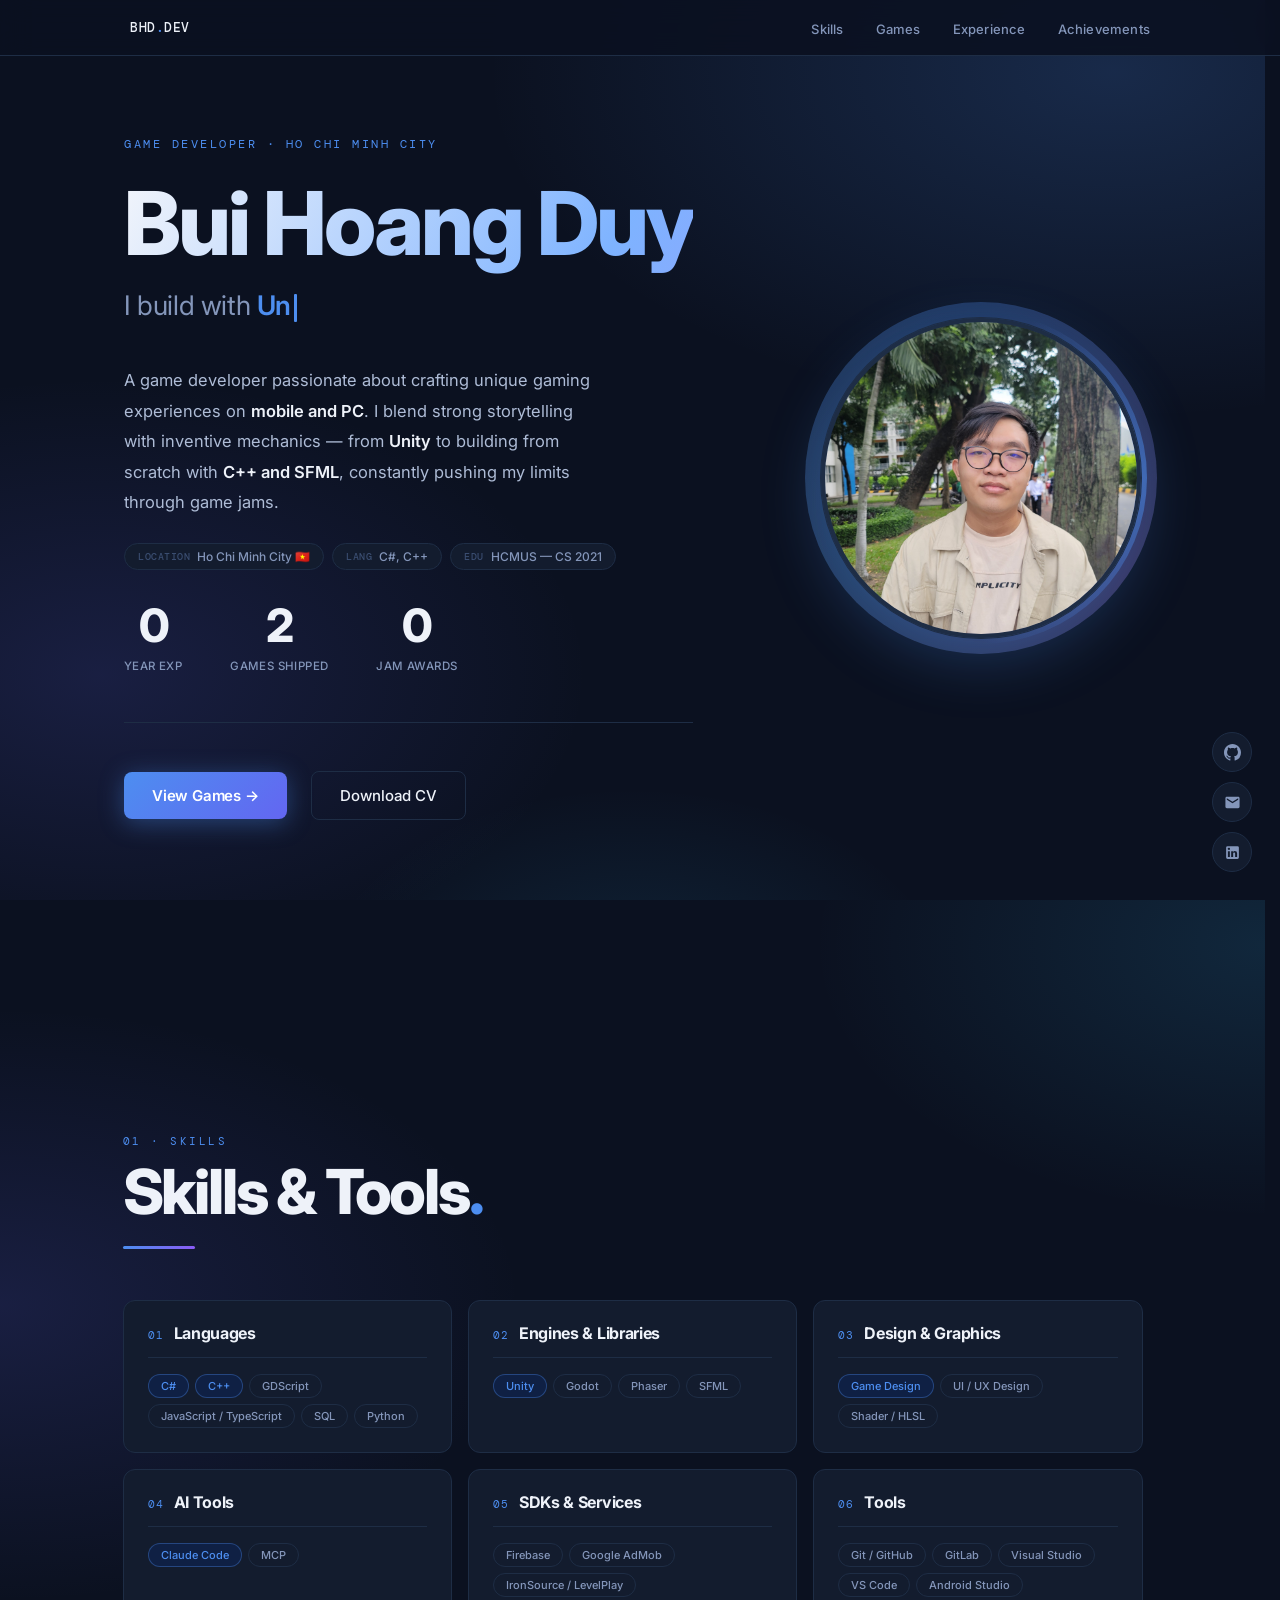
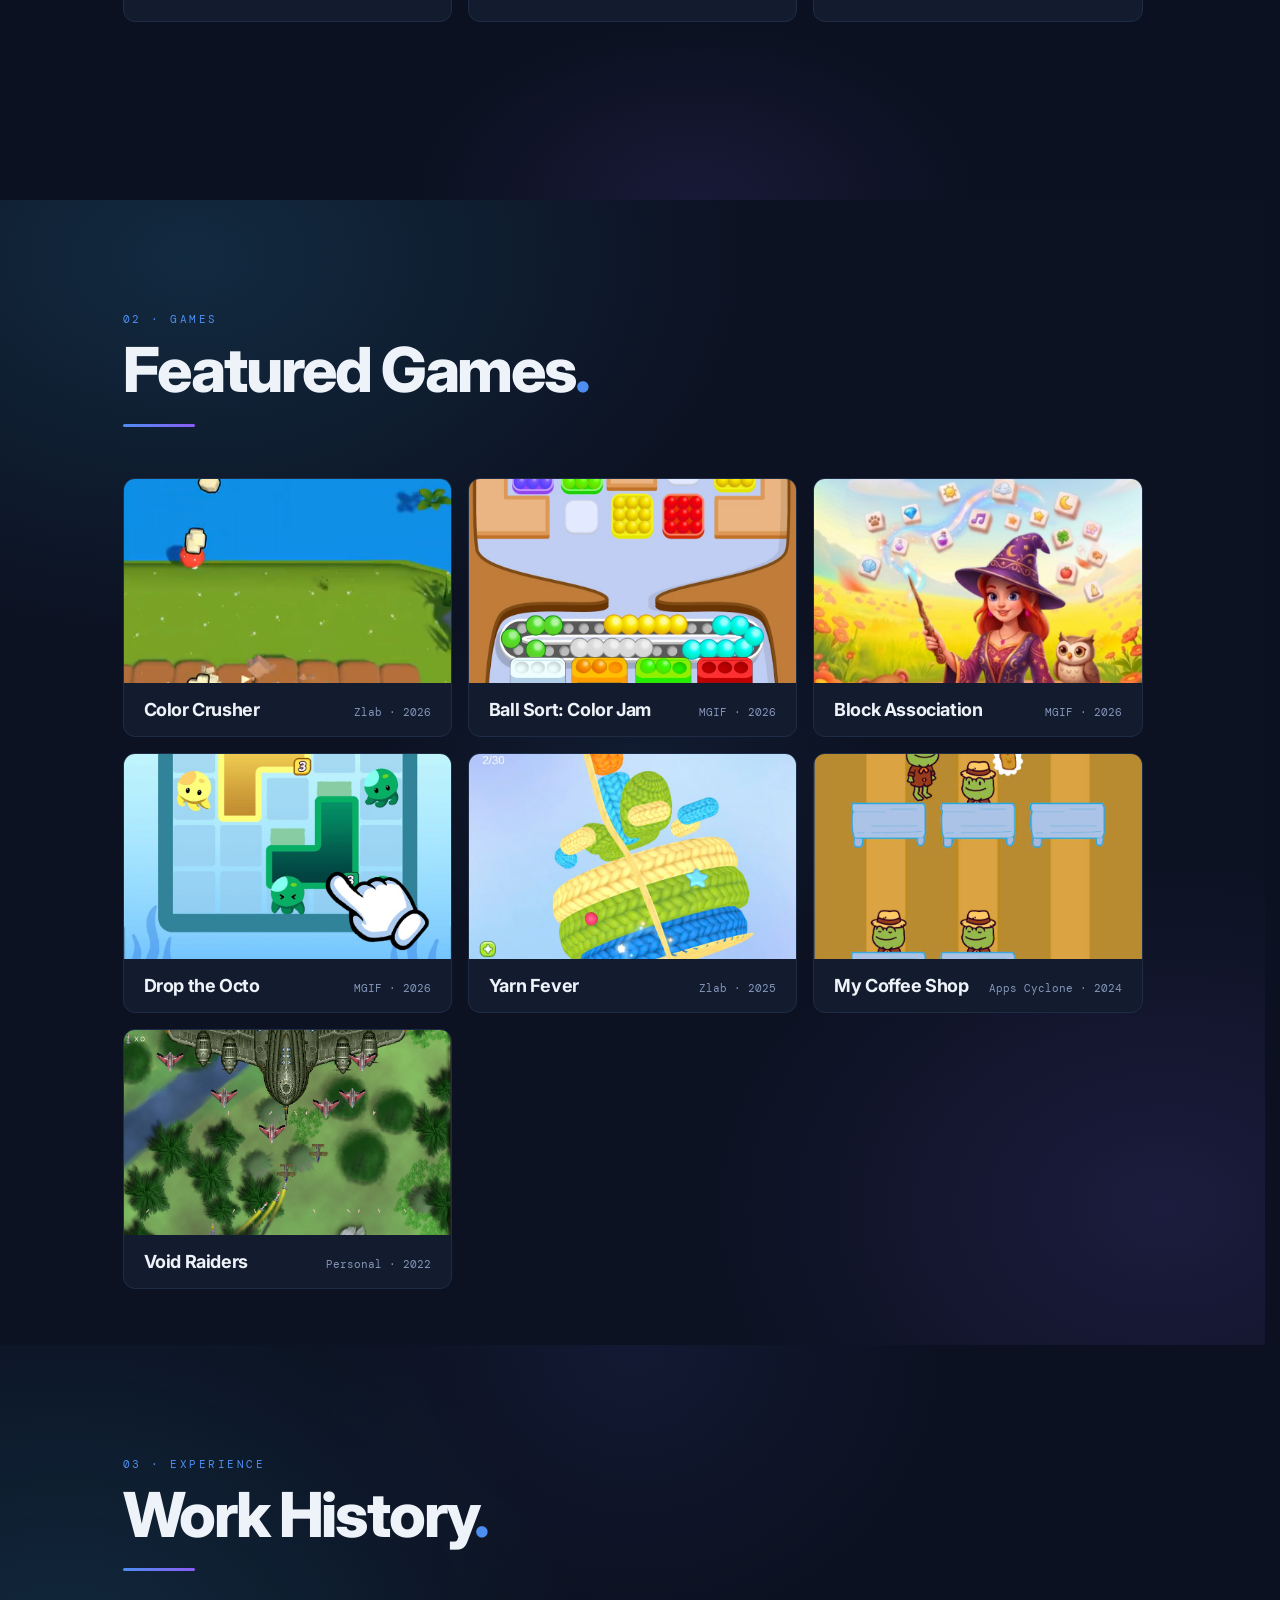
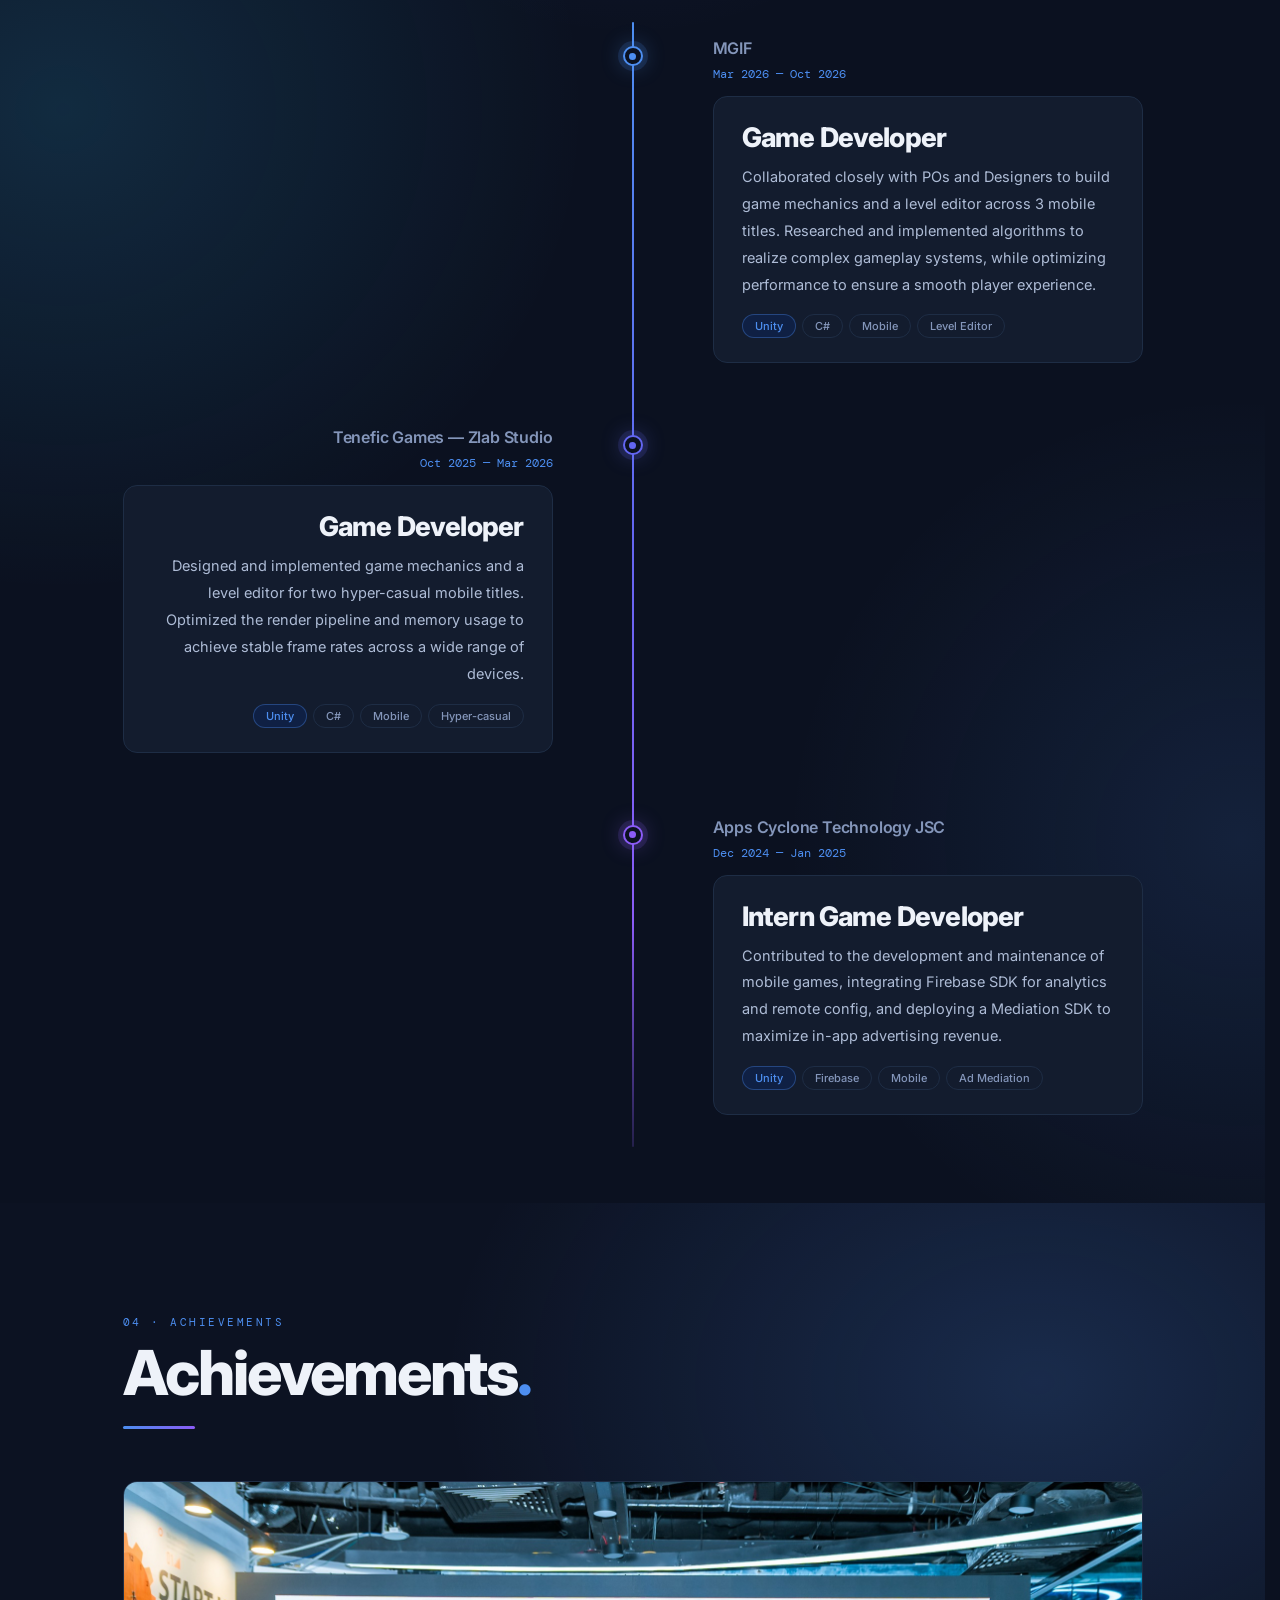
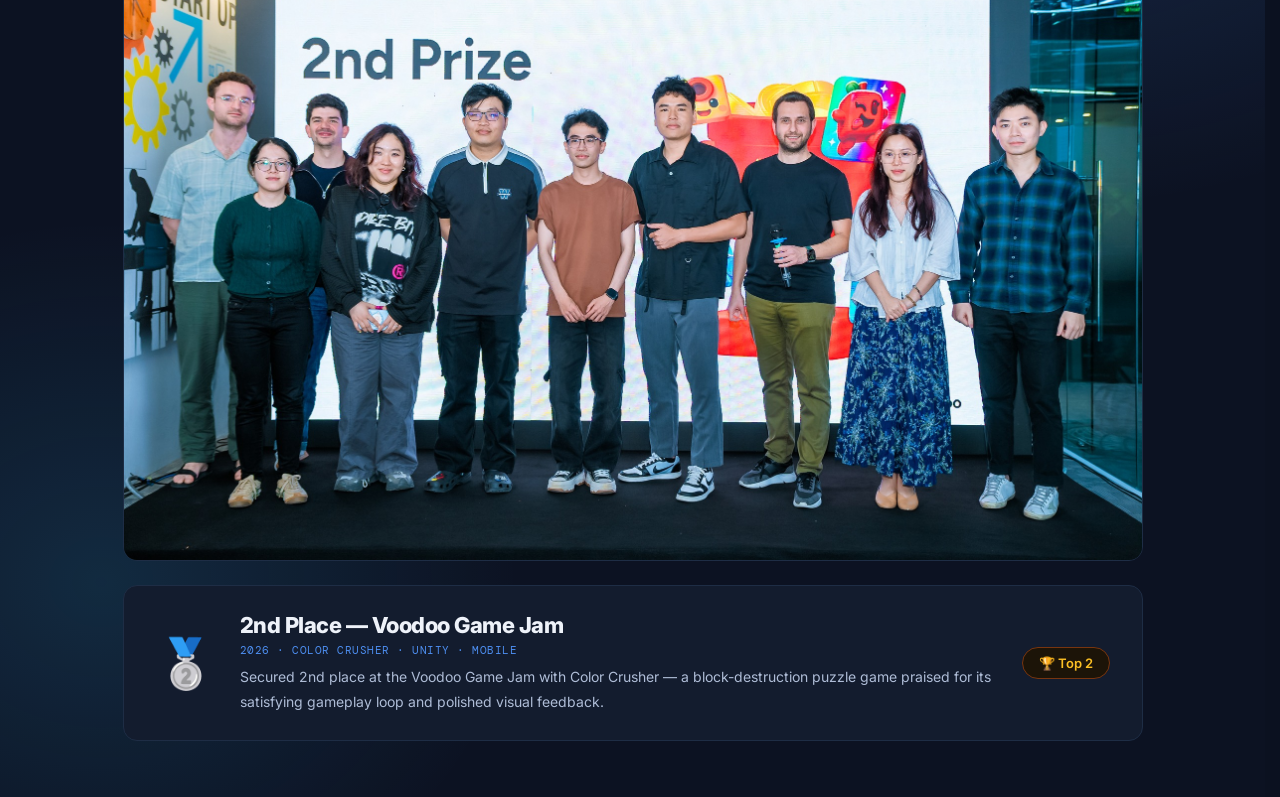
<file: index.html>
<!DOCTYPE html>
<html lang="vi">
<head>
  <meta charset="UTF-8" />
  <meta name="viewport" content="width=device-width, initial-scale=1.0" />
  <title>Bui Hoang Duy — Game Developer</title>
  <link rel="preconnect" href="https://fonts.googleapis.com" />
  <link href="https://fonts.googleapis.com/css2?family=Inter:wght@300;400;500;600;700;800&family=DM+Mono:wght@400;500&display=swap" rel="stylesheet" />
  <style>
    *, *::before, *::after { box-sizing: border-box; margin: 0; padding: 0; }
    html { height: 100%; scroll-behavior: smooth; scrollbar-gutter: stable; }
    body { overflow-x: hidden; }
    body.lock { overflow: hidden; height: 100vh; }

    :root {
      --bg:           #0b1120;
      --surface:      #131c2e;
      --border:       #1e2d45;
      --text:         #eef2f9;   /* brighter base text */
      --body:         #aebcd6;   /* paragraph text — lifted for contrast */
      --muted:        #8496ba;   /* secondary — lifted from #6b7fa3 */
      --subtle:       #3a4d70;
      --accent:       #4d8ef0;
      --accent-light: #0f2044;
      --nav-h:        56px;
    }

    body {
      font-family: 'Inter', sans-serif;
      background: var(--bg);
      color: var(--text);
      -webkit-font-smoothing: antialiased;
    }

    a { color: inherit; text-decoration: none; }

    .container {
      max-width: 1100px;
      margin: 0 auto;
      padding: 0 2.5rem;
    }

    /* ── SCROLL PROGRESS ── */
    .scroll-progress {
      position: fixed;
      top: 0; left: 0;
      height: 2px;
      width: 0%;
      background: linear-gradient(90deg, var(--accent), #a78bfa, #60a5fa);
      z-index: 300;
      transition: width 0.08s linear;
    }

    /* ── NAV ── */
    nav {
      position: fixed;
      top: 0; left: 0; right: 0;
      z-index: 100;
      background: rgba(11,17,32,0.88);
      backdrop-filter: blur(16px);
      border-bottom: 1px solid var(--border);
      padding: 1.1rem 0;
      transform: translateY(-100%);
      transition: transform 0.6s cubic-bezier(0.22, 1, 0.36, 1);
    }
    body.intro-done nav { transform: translateY(0); }

    nav .container { display: flex; align-items: center; justify-content: space-between; }

    .nav-logo {
      font-family: 'DM Mono', monospace;
      font-size: 13px; font-weight: 500;
      color: var(--text); letter-spacing: 0.5px;
    }
    .nav-logo span { color: var(--accent); }

    .nav-links { display: flex; gap: 2rem; list-style: none; }

    .nav-links a {
      font-size: 13px; color: var(--muted);
      font-weight: 500; letter-spacing: 0.2px;
      transition: color 0.15s;
      position: relative; padding-bottom: 2px;
    }
    .nav-links a::after {
      content: '';
      position: absolute; left: 0; bottom: -2px;
      width: 0; height: 1px;
      background: var(--accent);
      transition: width 0.22s ease;
    }
    .nav-links a:hover { color: var(--text); }
    .nav-links a:hover::after { width: 100%; }

    /* ── KEYFRAMES ── */
    @keyframes fadeUp {
      from { opacity: 0; transform: translateY(16px); }
      to   { opacity: 1; transform: translateY(0); }
    }

    @keyframes float {
      0%, 100% { transform: translateY(0); }
      50%       { transform: translateY(-12px); }
    }

    @keyframes gradientMove {
      0%   { background-position: 0% 50%; }
      50%  { background-position: 100% 50%; }
      100% { background-position: 0% 50%; }
    }

    @keyframes ringRotate {
      from { transform: rotate(0deg); }
      to   { transform: rotate(360deg); }
    }

    @keyframes ringRotateRev {
      from { transform: rotate(0deg); }
      to   { transform: rotate(-360deg); }
    }

    @keyframes blinkCursor {
      0%, 49%  { opacity: 1; }
      50%, 100% { opacity: 0; }
    }

    @keyframes pulseGlow {
      0%, 100% { box-shadow: 0 0 0 0   rgba(77,142,240,0.35); }
      50%       { box-shadow: 0 0 0 10px rgba(77,142,240,0); }
    }

    /* ════════════════════════════════════
       INTRO OVERLAY
       ════════════════════════════════════ */
    .intro {
      position: fixed; inset: 0;
      z-index: 500;
      background:
        radial-gradient(ellipse 70% 55% at 50% 60%, rgba(77,142,240,0.10) 0%, transparent 60%),
        #0b1120;
      display: flex; align-items: center; justify-content: center;
      transition: transform 0.75s cubic-bezier(0.76, 0, 0.24, 1);
      will-change: transform;
    }
    .intro.exit { transform: translateY(-100%); }
    .intro.gone { display: none; }

    .intro-center { text-align: center; padding: 0 1.5rem; }

    .intro-name {
      font-size: clamp(34px, 6.5vw, 72px);
      font-weight: 700;
      letter-spacing: -2px;
      line-height: 1.15;
      padding-bottom: 0.08em;
      margin-bottom: 2.2rem;
      background: linear-gradient(120deg, #e8edf5 0%, #7eb3ff 30%, #a78bfa 60%, #e8edf5 100%);
      background-size: 280% 280%;
      -webkit-background-clip: text;
      -webkit-text-fill-color: transparent;
      background-clip: text;
      white-space: nowrap;
    }
    .intro-name .ch {
      display: inline-block;
      opacity: 0;
      transform: translateY(0.55em) rotate(5deg);
      filter: blur(6px);
      transition: opacity 0.45s ease, transform 0.55s cubic-bezier(0.22, 1, 0.36, 1), filter 0.45s ease;
    }
    .intro-name .ch.in {
      opacity: 1;
      transform: translateY(0) rotate(0);
      filter: blur(0);
    }
    .intro.flare .intro-name { animation: gradientMove 0.9s ease; }

    .intro-bar {
      width: min(280px, 60vw);
      height: 2px;
      margin: 0 auto 14px;
      background: var(--border);
      border-radius: 2px;
      overflow: hidden;
      opacity: 0;
      transition: opacity 0.4s ease;
    }
    .intro.loading .intro-bar { opacity: 1; }
    .intro-bar-fill {
      height: 100%; width: 0%;
      background: linear-gradient(90deg, var(--accent), #a78bfa);
      border-radius: 2px;
    }

    .intro-status {
      font-family: 'DM Mono', monospace;
      font-size: 11px;
      color: var(--muted);
      letter-spacing: 2px;
      text-transform: uppercase;
      display: flex; align-items: baseline; justify-content: space-between;
      width: min(280px, 60vw);
      margin: 0 auto;
      opacity: 0;
      transition: opacity 0.4s ease;
    }
    .intro.loading .intro-status { opacity: 1; }
    .intro-pct { color: var(--accent); }

    /* ── HERO ── */
    .hero {
      height: 100vh;
      display: flex; align-items: center;
      background:
        radial-gradient(ellipse 90% 70% at 88%  8%,  rgba(77,142,240,0.20) 0%, transparent 55%),
        radial-gradient(ellipse 70% 60% at 8%   75%,  rgba(99,102,241,0.16) 0%, transparent 55%),
        radial-gradient(ellipse 50% 45% at 50% 110%,  rgba(56,189,248,0.11) 0%, transparent 50%),
        #0b1120;
    }
    .hero .container { padding-top: var(--nav-h); }

    .hero-inner {
      display: grid;
      grid-template-columns: 1fr auto;
      gap: 8rem; align-items: center;
      width: 100%;
      min-height: calc(100vh - var(--nav-h));
    }
    @media (max-width: 640px) {
      .hero-inner { grid-template-columns: 1fr; gap: 2.5rem; }
      .hero-avatar-wrap { order: -1; }
    }

    /* avatar */
    .hero-avatar-wrap {
      position: relative;
      display: flex; align-items: center; justify-content: center;
      flex-shrink: 0;
      opacity: 0;
    }
    body.intro-done .hero-avatar-wrap {
      animation: fadeUp 0.6s ease 0.25s forwards, float 6s ease-in-out 1.2s infinite;
    }
    .hero-avatar-wrap::before {
      content: '';
      position: absolute; inset: -16px;
      border-radius: 50%;
      background: conic-gradient(from 0deg, var(--accent) 0%, #a78bfa 35%, #60a5fa 65%, var(--accent) 100%);
      opacity: 0.28;
      animation: ringRotate 8s linear infinite;
    }
    .hero-avatar-wrap::after {
      content: '';
      position: absolute; inset: -6px;
      border-radius: 50%;
      background: conic-gradient(from 180deg, transparent 55%, rgba(77,142,240,0.55) 75%, transparent 100%);
      animation: ringRotateRev 5s linear infinite;
    }
    .hero-avatar {
      width: 320px; height: 320px;
      border-radius: 50%;
      object-fit: cover;
      border: 4px solid #1e2d45;
      box-shadow: 0 0 0 1px var(--border), 0 20px 60px rgba(77,142,240,0.28);
      position: relative; z-index: 1;
      display: block;
    }

    /* hero text — staggers in after intro */
    .hero-eyebrow,
    .hero-title,
    .hero-bio,
    .hero-info-row,
    .hero-stats,
    .hero-cta,
    .hero-cta-secondary { opacity: 0; }

    .hero-eyebrow {
      font-family: 'DM Mono', monospace;
      font-size: 12px; color: var(--accent);
      letter-spacing: 2.5px; text-transform: uppercase;
      margin-bottom: 1.4rem;
    }
    body.intro-done .hero-eyebrow { animation: fadeUp 0.5s ease 0.1s forwards; }

    .hero-name {
      font-size: clamp(48px, 8vw, 88px);
      font-weight: 800;
      line-height: 1.12; letter-spacing: -3px;
      padding-bottom: 0.08em;
      margin-bottom: 0.6rem;
      background: linear-gradient(120deg, #f2f5fb 0%, #7eb3ff 30%, #a78bfa 60%, #f2f5fb 100%);
      background-size: 280% 280%;
      -webkit-background-clip: text;
      -webkit-text-fill-color: transparent;
      background-clip: text;
      opacity: 0;
    }
    body.intro-done .hero-name {
      animation: fadeUp 0.55s cubic-bezier(0.22, 1, 0.36, 1) 0.05s forwards,
                 gradientMove 7s ease 0.7s infinite;
    }

    /* typewriter line — gerlogu-style */
    .hero-title {
      font-size: clamp(20px, 2.6vw, 27px);
      font-weight: 600;
      color: var(--text);
      margin-bottom: 2.2rem;
      letter-spacing: -0.4px;
      min-height: 1.5em;
    }
    body.intro-done .hero-title { animation: fadeUp 0.5s ease 0.2s forwards; }
    .type-prefix { color: var(--muted); font-weight: 400; }
    .type-text { color: var(--accent); }
    .type-cursor {
      display: inline-block;
      width: 3px; height: 1.05em;
      margin-left: 3px;
      background: var(--accent);
      vertical-align: text-bottom;
      animation: blinkCursor 0.9s step-end infinite;
      border-radius: 1px;
    }

    .hero-bio {
      font-size: 16.5px; line-height: 1.85;
      color: var(--body); margin-bottom: 1.6rem;
      max-width: 480px;
    }
    body.intro-done .hero-bio { animation: fadeUp 0.5s ease 0.3s forwards; }
    .hero-bio strong { color: var(--text); font-weight: 600; }

    .hero-info-row {
      display: flex; gap: 8px; flex-wrap: wrap;
      margin-bottom: 2rem;
    }
    body.intro-done .hero-info-row { animation: fadeUp 0.5s ease 0.4s forwards; }
    .hero-chip {
      display: inline-flex; align-items: center; gap: 7px;
      font-size: 12px; font-weight: 500; color: var(--muted);
      background: var(--surface);
      border: 1px solid var(--border);
      padding: 5px 13px; border-radius: 100px;
      transition: border-color 0.15s, color 0.15s;
    }
    .hero-chip:hover { border-color: var(--accent); color: var(--text); }
    .chip-key {
      font-family: 'DM Mono', monospace;
      font-size: 10px; color: var(--subtle);
      text-transform: uppercase; letter-spacing: 0.5px;
    }

    /* stats */
    .hero-stats {
      display: flex; gap: 3rem;
      margin-bottom: 3rem; padding-bottom: 3rem;
      border-bottom: 1px solid var(--border);
    }
    body.intro-done .hero-stats { animation: fadeUp 0.5s ease 0.5s forwards; }
    .stat { text-align: center; }
    .stat-num {
      font-size: 46px; font-weight: 800;
      color: var(--text); letter-spacing: -2px;
      display: block; line-height: 1; margin-bottom: 6px;
    }
    .stat-label {
      font-size: 11.5px; color: var(--muted);
      font-weight: 500; letter-spacing: 0.4px;
      text-transform: uppercase;
    }

    /* cta buttons */
    .hero-cta {
      display: inline-flex; align-items: center; gap: 8px;
      background: linear-gradient(135deg, #4d8ef0, #6366f1);
      color: #fff; padding: 14px 28px;
      border-radius: 8px; font-size: 15px; font-weight: 600;
      letter-spacing: -0.2px;
      transition: all 0.2s cubic-bezier(0.34,1.56,0.64,1);
      box-shadow: 0 4px 24px rgba(77,142,240,0.38);
    }
    body.intro-done .hero-cta { animation: fadeUp 0.5s ease 0.6s forwards; }
    .hero-cta:hover {
      transform: translateY(-2px) scale(1.03);
      box-shadow: 0 8px 32px rgba(77,142,240,0.52);
      background: linear-gradient(135deg, #6ba3f5, #818cf8);
    }

    .hero-cta-secondary {
      display: inline-flex; align-items: center; gap: 8px;
      border: 1px solid var(--border);
      color: var(--text); padding: 14px 28px;
      border-radius: 8px; font-size: 15px; font-weight: 500;
      transition: all 0.2s cubic-bezier(0.34,1.56,0.64,1);
      margin-left: 12px;
    }
    body.intro-done .hero-cta-secondary { animation: fadeUp 0.5s ease 0.65s forwards; }
    .hero-cta-secondary:hover {
      border-color: var(--accent);
      background: var(--surface);
      transform: translateY(-2px);
      box-shadow: 0 4px 20px rgba(77,142,240,0.18);
    }

    /* ── SECTIONS ── */
    section {
      min-height: 100vh;
      display: flex; align-items: center;
    }
    section .container {
      padding-top: calc(var(--nav-h) + 3.5rem);
      padding-bottom: 3.5rem; width: 100%;
    }

    /* ════════════════════════════════════
       SECTION HEAD — masked title reveal
       Label fades up, title slides out of a
       clip mask, accent line draws across.
       Triggered by .reveal.visible
       ════════════════════════════════════ */
    .section-head { margin-bottom: 3.2rem; }

    .section-label {
      font-family: 'DM Mono', monospace;
      font-size: 11px; color: var(--accent);
      letter-spacing: 2.5px; text-transform: uppercase;
      margin-bottom: 0.7rem;
      opacity: 0; transform: translateY(10px);
      transition: opacity 0.5s ease, transform 0.5s ease;
    }

    .title-mask { overflow: hidden; padding-bottom: 0.12em; }
    .section-title {
      font-size: clamp(38px, 5.5vw, 62px);
      font-weight: 800;
      color: var(--text); letter-spacing: -2.2px;
      line-height: 1.08;
      transform: translateY(120%);
      transition: transform 0.8s cubic-bezier(0.22, 1, 0.36, 1) 0.1s;
    }
    .section-title .dot { color: var(--accent); }

    .section-line {
      width: 0; height: 3px;
      margin-top: 1.1rem;
      border-radius: 2px;
      background: linear-gradient(90deg, var(--accent), #8b5cf6);
      transition: width 0.8s cubic-bezier(0.22, 1, 0.36, 1) 0.35s;
    }

    .section-body {
      opacity: 0; transform: translateY(24px);
      transition: opacity 0.6s ease 0.3s, transform 0.6s ease 0.3s;
    }

    /* ── SKILLS ── */
    #skills {
      background:
        radial-gradient(ellipse 75% 60% at 0%   45%,  rgba(99,102,241,0.16) 0%, transparent 55%),
        radial-gradient(ellipse 65% 55% at 100%  5%,   rgba(56,189,248,0.13) 0%, transparent 55%),
        radial-gradient(ellipse 45% 40% at 55%  100%,  rgba(139,92,246,0.11) 0%, transparent 50%),
        #0b1120;
    }
    .skills-grid {
      display: grid;
      grid-template-columns: repeat(3, 1fr);
      gap: 16px;
    }
    @media (max-width: 860px) { .skills-grid { grid-template-columns: repeat(2, 1fr); } }
    @media (max-width: 520px) { .skills-grid { grid-template-columns: 1fr; } }

    .skill-card {
      background: var(--surface);
      border: 1px solid var(--border);
      border-radius: 12px; padding: 22px 24px 24px;
      opacity: 0; transform: translateY(22px);
      transition: opacity 0.45s ease, transform 0.45s ease,
                  border-color 0.18s, box-shadow 0.18s;
    }
    .skill-card.visible { opacity: 1; transform: translateY(0); }
    .skill-card.visible:hover {
      border-color: rgba(77,142,240,0.4);
      box-shadow: 0 6px 24px rgba(77,142,240,0.14);
      transform: translateY(-4px);
    }
    .skill-group-head {
      display: flex; align-items: baseline; gap: 10px;
      padding-bottom: 14px; margin-bottom: 16px;
      border-bottom: 1px solid var(--border);
    }
    .skill-group-num {
      font-family: 'DM Mono', monospace;
      font-size: 11px; color: var(--accent); letter-spacing: 1px;
    }
    .skill-group-name {
      font-size: 16px; font-weight: 700;
      color: var(--text); letter-spacing: -0.3px;
    }

    .reveal.visible .section-label { opacity: 1; transform: none; }
    .reveal.visible .section-title { transform: none; }
    .reveal.visible .section-line  { width: 72px; }
    .reveal.visible .section-body  { opacity: 1; transform: none; }

    /* ── GAMES ── */
    #games {
      background:
        radial-gradient(ellipse 80% 60% at 15%  5%,  rgba(56,189,248,0.14) 0%, transparent 55%),
        radial-gradient(ellipse 65% 55% at 92%  88%, rgba(139,92,246,0.13) 0%, transparent 55%),
        radial-gradient(ellipse 40% 35% at 50%  50%, rgba(77,142,240,0.08) 0%, transparent 50%),
        #0c1222;
    }
    .games-grid {
      display: grid;
      grid-template-columns: repeat(3, 1fr);
      gap: 16px;
    }
    @media (max-width: 860px) { .games-grid { grid-template-columns: repeat(2, 1fr); } }
    @media (max-width: 520px)  { .games-grid { grid-template-columns: 1fr; } }

    /*
      Hover UX fix: the description no longer expands the card
      (which reflowed the whole grid and made the page jump).
      It now slides over the thumbnail as an overlay — the card
      keeps a constant size, so rapid hovering causes zero layout shift.
    */
    .game-card {
      display: block;
      border-radius: 12px; overflow: hidden;
      background: var(--surface);
      border: 1px solid var(--border);
      cursor: pointer;
      transition: transform 0.3s ease, box-shadow 0.3s ease, border-color 0.3s ease;
    }
    .game-card:hover {
      transform: translateY(-4px);
      box-shadow: 0 20px 50px rgba(0,0,0,0.4);
      border-color: rgba(77,142,240,0.4);
    }

    .game-card-thumb {
      position: relative; overflow: hidden;
      aspect-ratio: 16 / 10;
    }
    .game-card-thumb img {
      width: 100%; height: 100%;
      object-fit: cover; display: block;
      transition: transform 0.5s ease;
    }
    .game-card:hover .game-card-thumb img { transform: scale(1.06); }

    .game-card-overlay {
      position: absolute; inset: 0;
      display: flex; flex-direction: column; justify-content: flex-end;
      padding: 16px 18px;
      background: linear-gradient(to top,
        rgba(7,11,22,0.94) 0%,
        rgba(7,11,22,0.72) 45%,
        rgba(7,11,22,0.15) 75%,
        transparent 100%);
      opacity: 0;
      transition: opacity 0.28s ease;
      pointer-events: none;
    }
    .game-card-overlay p {
      font-size: 13px; color: #c3cfe4; line-height: 1.7;
      transform: translateY(10px);
      transition: transform 0.32s cubic-bezier(0.22, 1, 0.36, 1);
    }
    .game-card:hover .game-card-overlay { opacity: 1; }
    .game-card:hover .game-card-overlay p { transform: none; }

    .game-card-info {
      padding: 16px 20px;
      display: flex; align-items: baseline; justify-content: space-between; gap: 12px;
    }
    .game-card-title {
      font-size: 18px; font-weight: 700;
      color: var(--text); letter-spacing: -0.4px;
    }
    .game-card-studio {
      font-family: 'DM Mono', monospace;
      font-size: 11px; color: var(--muted);
      white-space: nowrap; flex-shrink: 0;
    }

    .tags { display: flex; gap: 6px; flex-wrap: wrap; }
    .tag {
      font-size: 11px; font-weight: 500;
      padding: 4px 12px; border-radius: 100px;
      background: var(--surface); color: var(--muted);
      border: 1px solid var(--border);
      transition: all 0.15s;
    }
    .tag:hover { border-color: var(--accent); color: var(--accent); }
    .tag-accent {
      background: var(--accent-light); color: var(--accent);
      border-color: rgba(77,142,240,0.35);
    }

    /* ── EXPERIENCE / GIT LOG TIMELINE ── */
    #experience {
      background:
        radial-gradient(ellipse 75% 60% at 5%   25%,  rgba(56,189,248,0.15) 0%, transparent 55%),
        radial-gradient(ellipse 65% 55% at 98%  75%,  rgba(77,142,240,0.13) 0%, transparent 55%),
        radial-gradient(ellipse 50% 40% at 50%   0%,  rgba(99,102,241,0.09) 0%, transparent 50%),
        #0b1120;
    }

    .git-log {
      position: relative;
      padding: 1rem 0 2rem;
    }

    .git-log::before {
      content: '';
      position: absolute;
      left: 50%; top: 0; bottom: 0;
      width: 2px;
      transform: translateX(-50%);
      background: linear-gradient(to bottom,
        var(--accent) 0%,
        #6366f1 45%,
        #8b5cf6 80%,
        rgba(139,92,246,0.2) 100%
      );
      border-radius: 2px;
    }

    .git-entry {
      display: grid;
      grid-template-columns: 1fr 80px 1fr;
      margin-bottom: 4rem;
      opacity: 0; transform: translateY(20px);
      transition: opacity 0.55s ease, transform 0.55s ease;
    }
    .git-entry.visible { opacity: 1; transform: none; }
    .git-entry:last-child { margin-bottom: 0; }

    .git-node-col {
      grid-column: 2;
      display: flex; justify-content: center;
      padding-top: 8px;
      position: relative; z-index: 2;
    }

    .git-node {
      width: 20px; height: 20px;
      border-radius: 50%;
      background: var(--bg);
      border: 2.5px solid var(--accent);
      box-shadow: 0 0 0 5px rgba(77,142,240,0.15), 0 0 22px rgba(77,142,240,0.45);
      display: flex; align-items: center; justify-content: center;
      flex-shrink: 0;
      transition: box-shadow 0.25s, transform 0.25s;
    }
    .git-node::after {
      content: '';
      width: 7px; height: 7px;
      border-radius: 50%;
      background: var(--accent);
    }
    .git-entry:hover .git-node {
      box-shadow: 0 0 0 8px rgba(77,142,240,0.2), 0 0 32px rgba(77,142,240,0.6);
      transform: scale(1.2);
    }
    .git-entry:nth-child(2) .git-node { border-color: #6366f1; box-shadow: 0 0 0 5px rgba(99,102,241,0.15), 0 0 22px rgba(99,102,241,0.45); }
    .git-entry:nth-child(2) .git-node::after { background: #6366f1; }
    .git-entry:nth-child(2):hover .git-node { box-shadow: 0 0 0 8px rgba(99,102,241,0.2), 0 0 32px rgba(99,102,241,0.6); }
    .git-entry:nth-child(3) .git-node { border-color: #8b5cf6; box-shadow: 0 0 0 5px rgba(139,92,246,0.15), 0 0 22px rgba(139,92,246,0.45); }
    .git-entry:nth-child(3) .git-node::after { background: #8b5cf6; }
    .git-entry:nth-child(3):hover .git-node { box-shadow: 0 0 0 8px rgba(139,92,246,0.2), 0 0 32px rgba(139,92,246,0.6); }

    .git-entry--right .git-content { grid-column: 3; padding-left: 2.5rem; }

    .git-entry--left .git-content {
      grid-column: 1; grid-row: 1;
      padding-right: 2.5rem;
      text-align: right;
    }
    .git-entry--left .git-node-col { grid-row: 1; }
    .git-entry--left .tags { justify-content: flex-end; }

    .git-commit-header { margin-bottom: 14px; }
    .git-company-label {
      display: block;
      font-size: 16px; font-weight: 600;
      color: var(--muted); letter-spacing: -0.2px;
      margin-bottom: 4px;
    }
    .git-commit-date {
      font-family: 'DM Mono', monospace;
      font-size: 12px; color: var(--accent);
    }

    .git-commit-card {
      background: var(--surface);
      border: 1px solid var(--border);
      border-radius: 14px; padding: 24px 28px;
      transition: border-color 0.2s, box-shadow 0.2s, transform 0.2s;
    }
    .git-entry--right .git-commit-card:hover {
      border-color: rgba(77,142,240,0.4);
      box-shadow: 0 6px 28px rgba(77,142,240,0.13);
      transform: translateX(5px);
    }
    .git-entry--left .git-commit-card:hover {
      border-color: rgba(99,102,241,0.4);
      box-shadow: 0 6px 28px rgba(99,102,241,0.13);
      transform: translateX(-5px);
    }
    .git-entry:nth-child(3) .git-commit-card:hover { border-color: rgba(139,92,246,0.4); box-shadow: 0 6px 28px rgba(139,92,246,0.13); }

    /* role is the headline now — company is support text above */
    .tl-role {
      font-size: 27px; font-weight: 800;
      color: var(--text); margin-bottom: 10px; letter-spacing: -0.8px;
    }
    .tl-desc { font-size: 14.5px; color: var(--body); line-height: 1.85; }

    @media (max-width: 680px) {
      .git-log::before { left: 20px; transform: none; }
      .git-entry { grid-template-columns: 50px 1fr; }
      .git-node-col { grid-column: 1; }
      .git-entry--right .git-content,
      .git-entry--left .git-content {
        grid-column: 2; grid-row: 1;
        padding-left: 1.5rem; padding-right: 0;
        text-align: left;
      }
      .git-entry--left .tags { justify-content: flex-start; }
    }

    /* ── ACHIEVEMENTS ── */
    #achievements {
      background:
        radial-gradient(ellipse 85% 65% at 82%  15%,  rgba(77,142,240,0.20) 0%, transparent 55%),
        radial-gradient(ellipse 60% 55% at 8%   82%,  rgba(56,189,248,0.14) 0%, transparent 55%),
        radial-gradient(ellipse 45% 40% at 40%  55%,  rgba(99,102,241,0.10) 0%, transparent 50%),
        #0c1222;
    }
    .achievement-wrap { display: flex; flex-direction: column; gap: 24px; }
    .achievement-img {
      width: 100%; border-radius: 14px; overflow: hidden;
      border: 1px solid var(--border); background: var(--surface);
      transition: transform 0.35s ease, box-shadow 0.35s;
    }
    .achievement-img:hover {
      transform: scale(1.012);
      box-shadow: 0 16px 48px rgba(77,142,240,0.22);
    }
    .achievement-img img { width: 100%; height: auto; display: block; }

    .achievement-card {
      display: flex; align-items: center; gap: 24px;
      padding: 26px 32px; border: 1px solid var(--border);
      border-radius: 14px; background: var(--surface);
      transition: border-color 0.2s, box-shadow 0.2s, transform 0.2s cubic-bezier(0.34,1.56,0.64,1);
      animation: pulseGlow 3.5s ease-in-out infinite;
    }
    .achievement-card:hover {
      border-color: var(--accent);
      box-shadow: 0 10px 40px rgba(77,142,240,0.22);
      transform: translateY(-3px);
    }
    .achievement-badge {
      font-size: 48px; flex-shrink: 0; line-height: 1;
      animation: float 4s ease-in-out infinite;
    }
    .achievement-info { flex: 1; }
    .achievement-title { font-size: 22px; font-weight: 800; color: var(--text); letter-spacing: -0.5px; margin-bottom: 5px; }
    .achievement-meta {
      font-family: 'DM Mono', monospace;
      font-size: 11px; color: var(--accent);
      letter-spacing: 0.5px; text-transform: uppercase; margin-bottom: 8px;
    }
    .achievement-desc { font-size: 14px; color: var(--body); line-height: 1.75; }
    .achievement-pill {
      display: inline-flex; align-items: center; gap: 6px;
      background: #1c1408; border: 1px solid #78350f;
      border-radius: 100px; padding: 7px 16px;
      font-size: 13px; font-weight: 600; color: #fbbf24; flex-shrink: 0;
    }

    /* ── SOCIAL DOCK ── */
    .social-dock {
      position: fixed; bottom: 28px; right: 28px;
      display: flex; flex-direction: column; gap: 10px;
      z-index: 90;
      opacity: 0;
      transition: opacity 0.5s ease 0.8s;
    }
    body.intro-done .social-dock { opacity: 1; }
    .social-btn {
      width: 40px; height: 40px; border-radius: 50%;
      background: var(--surface); border: 1px solid var(--border);
      display: flex; align-items: center; justify-content: center;
      color: var(--muted);
      transition: border-color 0.18s, color 0.18s, transform 0.2s cubic-bezier(0.34,1.56,0.64,1), box-shadow 0.18s;
    }
    .social-btn svg { width: 17px; height: 17px; fill: currentColor; }
    .social-btn:hover {
      border-color: var(--accent); color: var(--accent);
      transform: scale(1.15);
      box-shadow: 0 4px 18px rgba(77,142,240,0.28);
    }

    /* ── REDUCED MOTION ── */
    @media (prefers-reduced-motion: reduce) {
      .intro { display: none !important; }
      .hero-eyebrow, .hero-name, .hero-title, .hero-bio,
      .hero-info-row, .hero-stats, .hero-cta, .hero-cta-secondary,
      .hero-avatar-wrap, .social-dock { opacity: 1 !important; animation: none !important; }
      nav { transform: none !important; }
      .skill-card { opacity: 1 !important; transform: none !important; }
      .section-label, .section-body { opacity: 1 !important; transform: none !important; }
      .section-title { transform: none !important; }
      .section-line { width: 72px !important; }
      .type-cursor { animation: none !important; }
    }

    /* ════════════════════════════════════
       HAMBURGER TOGGLE
       ════════════════════════════════════ */
    .nav-toggle {
      display: none;
      flex-direction: column;
      justify-content: center;
      gap: 5px;
      background: none;
      border: none;
      cursor: pointer;
      padding: 5px;
      flex-shrink: 0;
    }
    .nav-toggle span {
      display: block;
      width: 22px; height: 2px;
      background: var(--text);
      border-radius: 2px;
      transition: transform 0.25s ease, opacity 0.25s ease;
    }
    .nav-toggle.open span:nth-child(1) { transform: translateY(7px) rotate(45deg); }
    .nav-toggle.open span:nth-child(2) { opacity: 0; transform: scaleX(0); }
    .nav-toggle.open span:nth-child(3) { transform: translateY(-7px) rotate(-45deg); }

    /* ── HERO ACTIONS WRAPPER ── */
    .hero-actions {
      display: flex; flex-wrap: wrap;
      align-items: center; gap: 12px;
    }

    /* ════════════════════════════════════
       MOBILE RESPONSIVE
       ════════════════════════════════════ */
    @media (max-width: 640px) {
      .container { padding: 0 1.25rem; }

      /* Hero — fix content taller than viewport being clipped by flex centering */
      .hero {
        height: auto;
        min-height: 100vh;
        align-items: flex-start;
      }

      /* Nav — hamburger dropdown */
      .nav-toggle { display: flex; }
      .nav-links {
        position: absolute; top: 100%; left: 0; right: 0;
        flex-direction: column; gap: 0;
        background: rgba(11,17,32,0.97);
        backdrop-filter: blur(20px);
        border-bottom: 1px solid var(--border);
        max-height: 0; overflow: hidden; padding: 0;
        transition: max-height 0.35s cubic-bezier(0.22,1,0.36,1);
        list-style: none;
      }
      .nav-links.open { max-height: 240px; padding: 0.5rem 0 0.75rem; }
      .nav-links li { width: 100%; }
      .nav-links a { display: block; padding: 0.65rem 1.5rem; font-size: 15px; color: var(--text); }
      .nav-links a::after { display: none; }

      /* Hero — avatar */
      .hero-avatar { width: min(220px, 60vw); height: min(220px, 60vw); }
      .hero-avatar-wrap::before { inset: -10px; }
      .hero-avatar-wrap::after  { inset: -4px; }

      /* Hero — text */
      .hero-bio { font-size: 15.5px; }

      /* Hero — stats */
      .hero-stats { gap: 1.8rem; margin-bottom: 2rem; padding-bottom: 2rem; }
      .stat-num { font-size: 36px; letter-spacing: -1.5px; }

      /* Hero — CTA buttons */
      .hero-cta-secondary { margin-left: 0; }
      .hero-actions { flex-direction: column; align-items: stretch; }
      .hero-cta,
      .hero-cta-secondary { justify-content: center; }

      /* Sections — tighter top/bottom */
      section .container {
        padding-top: calc(var(--nav-h) + 2rem);
        padding-bottom: 2.5rem;
      }

      /* Experience — cards */
      .git-commit-card { padding: 18px 20px; }
      .tl-role { font-size: 22px; }

      /* Achievement — stack vertically */
      .achievement-card {
        flex-direction: column;
        align-items: flex-start;
        gap: 14px;
        padding: 20px 22px;
      }
      .achievement-badge { font-size: 36px; }
      .achievement-title { font-size: 18px; }
      .achievement-pill  { align-self: flex-start; }

      /* Social dock — tighter on mobile */
      .social-dock { bottom: 18px; right: 16px; }
    }

    @media (max-width: 380px) {
      .hero-stats { gap: 1.2rem; }
      .stat-num   { font-size: 30px; }
      .stat-label { font-size: 10px; }
    }
  </style>
</head>
<body class="lock">

  <!-- INTRO OVERLAY -->
  <div class="intro" id="intro" aria-hidden="true">
    <div class="intro-center">
      <h1 class="intro-name" id="introName">Bui Hoang Duy</h1>
      <div class="intro-bar"><div class="intro-bar-fill" id="introBarFill"></div></div>
      <div class="intro-status">
        <span>Loading world</span>
        <span class="intro-pct" id="introPct">0%</span>
      </div>
    </div>
  </div>

  <div class="scroll-progress" id="scrollProgress"></div>

  <!-- NAV -->
  <nav>
    <div class="container">
      <span class="nav-logo">BHD<span>.</span>DEV</span>
      <button class="nav-toggle" id="navToggle" aria-label="Toggle menu">
        <span></span><span></span><span></span>
      </button>
      <ul class="nav-links" id="navLinks">
        <li><a href="#skills">Skills</a></li>
        <li><a href="#games">Games</a></li>
        <li><a href="#experience">Experience</a></li>
        <li><a href="#achievements">Achievements</a></li>
      </ul>
    </div>
  </nav>

  <!-- HERO -->
  <div class="hero">
    <div class="container">
      <div class="hero-inner">
        <div class="hero-content">
          <p class="hero-eyebrow">Game Developer · Ho Chi Minh City</p>
          <h1 class="hero-name">Bui Hoang Duy</h1>
          <p class="hero-title">
            <span class="type-prefix">I build with </span><span class="type-text" id="typeText"></span><span class="type-cursor"></span>
          </p>
          <p class="hero-bio">A game developer passionate about crafting unique gaming experiences on <strong>mobile and PC</strong>. I blend strong storytelling with inventive mechanics — from <strong>Unity</strong> to building from scratch with <strong>C++ and SFML</strong>, constantly pushing my limits through game jams.</p>
          <div class="hero-info-row">
            <span class="hero-chip"><span class="chip-key">Location</span> Ho Chi Minh City 🇻🇳</span>
            <span class="hero-chip"><span class="chip-key">Lang</span> C#, C++</span>
            <span class="hero-chip"><span class="chip-key">EDU</span> HCMUS — CS 2021</span>
          </div>
          <div class="hero-stats">
            <div class="stat">
              <span class="stat-num" data-count="1">0</span>
              <span class="stat-label">Year Exp</span>
            </div>
            <div class="stat">
              <span class="stat-num" data-count="7">0</span>
              <span class="stat-label">Games Shipped</span>
            </div>
            <div class="stat">
              <span class="stat-num" data-count="1">0</span>
              <span class="stat-label">Jam Awards</span>
            </div>
          </div>
          <div class="hero-actions">
            <a href="#games" class="hero-cta">View Games →</a>
            <a href="BuiHoangDuy_Game_Developer.pdf" download class="hero-cta-secondary">Download CV</a>
          </div>
        </div>
        <div class="hero-avatar-wrap">
          <img src="assets/Avatar.jpg" alt="Bui Hoang Duy" class="hero-avatar" />
        </div>
      </div>
    </div>
  </div>

  <!-- SKILLS -->
  <section id="skills">
    <div class="container reveal">
      <div class="section-head">
        <p class="section-label">01 · Skills</p>
        <div class="title-mask">
          <h2 class="section-title">Skills &amp; Tools<span class="dot">.</span></h2>
        </div>
        <div class="section-line"></div>
      </div>
      <div class="section-body">
        <div class="skills-grid">
          <div class="skill-card">
            <div class="skill-group-head"><span class="skill-group-num">01</span><h3 class="skill-group-name">Languages</h3></div>
            <div class="tags">
              <span class="tag tag-accent">C#</span>
              <span class="tag tag-accent">C++</span>
              <span class="tag">GDScript</span>
              <span class="tag">JavaScript / TypeScript</span>
              <span class="tag">SQL</span>
              <span class="tag">Python</span>
            </div>
          </div>
          <div class="skill-card">
            <div class="skill-group-head"><span class="skill-group-num">02</span><h3 class="skill-group-name">Engines &amp; Libraries</h3></div>
            <div class="tags">
              <span class="tag tag-accent">Unity</span>
              <span class="tag">Godot</span>
              <span class="tag">Phaser</span>
              <span class="tag">SFML</span>
            </div>
          </div>
          <div class="skill-card">
            <div class="skill-group-head"><span class="skill-group-num">03</span><h3 class="skill-group-name">Design &amp; Graphics</h3></div>
            <div class="tags">
              <span class="tag tag-accent">Game Design</span>
              <span class="tag">UI / UX Design</span>
              <span class="tag">Shader / HLSL</span>
            </div>
          </div>
          <div class="skill-card">
            <div class="skill-group-head"><span class="skill-group-num">04</span><h3 class="skill-group-name">AI Tools</h3></div>
            <div class="tags">
              <span class="tag tag-accent">Claude Code</span>
              <span class="tag">MCP</span>
            </div>
          </div>
          <div class="skill-card">
            <div class="skill-group-head"><span class="skill-group-num">05</span><h3 class="skill-group-name">SDKs &amp; Services</h3></div>
            <div class="tags">
              <span class="tag">Firebase</span>
              <span class="tag">Google AdMob</span>
              <span class="tag">IronSource / LevelPlay</span>
            </div>
          </div>
          <div class="skill-card">
            <div class="skill-group-head"><span class="skill-group-num">06</span><h3 class="skill-group-name">Tools</h3></div>
            <div class="tags">
              <span class="tag">Git / GitHub</span>
              <span class="tag">GitLab</span>
              <span class="tag">Visual Studio</span>
              <span class="tag">VS Code</span>
              <span class="tag">Android Studio</span>
            </div>
          </div>
        </div>
      </div>
    </div>
  </section>

  <!-- GAMES -->
  <section id="games">
    <div class="container reveal">
      <div class="section-head">
        <p class="section-label">02 · Games</p>
        <div class="title-mask">
          <h2 class="section-title">Featured Games<span class="dot">.</span></h2>
        </div>
        <div class="section-line"></div>
      </div>
      <div class="section-body">
        <div class="games-grid">

          <a class="game-card" href="projects/color-crusher.html">
            <div class="game-card-thumb">
              <img src="assets/Color Crusher/Color Crusher.png" alt="Color Crusher" loading="lazy" />
              <div class="game-card-overlay">
                <p>Tap and smash blocks to collect items, fill the progress bar, and conquer hundreds of challenging levels. Runner-up at Voodoo Game Jam.</p>
              </div>
            </div>
            <div class="game-card-info">
              <h3 class="game-card-title">Color Crusher</h3>
              <p class="game-card-studio">Zlab · 2026</p>
            </div>
          </a>

          <a class="game-card" href="projects/ball-sort.html">
            <div class="game-card-thumb">
              <img src="assets/Ball Sort/Ball Sort 1.jpg" alt="Ball Sort: Color Jam" loading="lazy" />
              <div class="game-card-overlay">
                <p>A relaxing 3D ball sorting puzzle — drop balls onto a moving conveyor and match each one into the right color box before the belt fills up.</p>
              </div>
            </div>
            <div class="game-card-info">
              <h3 class="game-card-title">Ball Sort: Color Jam</h3>
              <p class="game-card-studio">MGIF · 2026</p>
            </div>
          </a>

          <a class="game-card" href="projects/block-association.html">
            <div class="game-card-thumb">
              <img src="assets/Block Association/Block Association 1.jpg" alt="Block Association" loading="lazy" />
              <div class="game-card-overlay">
                <p>A calm word association puzzle — drag blocks of words, icons, and images into the right categories to clear the board.</p>
              </div>
            </div>
            <div class="game-card-info">
              <h3 class="game-card-title">Block Association</h3>
              <p class="game-card-studio">MGIF · 2026</p>
            </div>
          </a>

          <a class="game-card" href="projects/drop-the-octo.html">
            <div class="game-card-thumb">
              <img src="assets/Drop the Octo/Drop the Octo 1.jpg" alt="Drop the Octo" loading="lazy" />
              <div class="game-card-overlay">
                <p>A cute spatial puzzle under the sea — drag and fit colored shapes to cover every octopus with its matching color before time runs out.</p>
              </div>
            </div>
            <div class="game-card-info">
              <h3 class="game-card-title">Drop the Octo</h3>
              <p class="game-card-studio">MGIF · 2026</p>
            </div>
          </a>

          <a class="game-card" href="projects/yarn-fever.html">
            <div class="game-card-thumb">
              <img src="assets/Yarn Fever/Yarn Fever.jpg" alt="Yarn Fever" loading="lazy" />
              <div class="game-card-overlay">
                <p>A mobile puzzle game about untangling colorful yarn strands from crocheted objects and sorting them into matching color slots.</p>
              </div>
            </div>
            <div class="game-card-info">
              <h3 class="game-card-title">Yarn Fever</h3>
              <p class="game-card-studio">Zlab · 2025</p>
            </div>
          </a>

          <a class="game-card" href="projects/my-coffee-shop.html">
            <div class="game-card-thumb">
              <img src="assets/My CoffeeShop/MyCoffeeShop.jpg" alt="My Coffee Shop" loading="lazy" />
              <div class="game-card-overlay">
                <p>Run your own cozy animal café, serve adorable customers, and uncover heartwarming stories along the way.</p>
              </div>
            </div>
            <div class="game-card-info">
              <h3 class="game-card-title">My Coffee Shop</h3>
              <p class="game-card-studio">Apps Cyclone · 2024</p>
            </div>
          </a>

          <a class="game-card" href="projects/void-raiders.html">
            <div class="game-card-thumb">
              <img src="assets/SpaceShooter/SFML.png" alt="Void Raiders" loading="lazy" />
              <div class="game-card-overlay">
                <p>A fast-paced bullet hell shooter where you pilot a fighter craft to eliminate waves of enemies while weaving through dense curtains of projectiles.</p>
              </div>
            </div>
            <div class="game-card-info">
              <h3 class="game-card-title">Void Raiders</h3>
              <p class="game-card-studio">Personal · 2022</p>
            </div>
          </a>

        </div>
      </div>
    </div>
  </section>

  <!-- EXPERIENCE -->
  <section id="experience">
    <div class="container reveal">
      <div class="section-head">
        <p class="section-label">03 · Experience</p>
        <div class="title-mask">
          <h2 class="section-title">Work History<span class="dot">.</span></h2>
        </div>
        <div class="section-line"></div>
      </div>
      <div class="section-body">
        <div class="git-log">

          <!-- entry 1: right -->
          <div class="git-entry git-entry--right">
            <div class="git-node-col"><div class="git-node"></div></div>
            <div class="git-content">
              <div class="git-commit-header">
                <span class="git-company-label">MGIF</span>
                <span class="git-commit-date">Mar 2026 — Oct 2026</span>
              </div>
              <div class="git-commit-card">
                <p class="tl-role">Game Developer</p>
                <p class="tl-desc">Collaborated closely with POs and Designers to build game mechanics and a level editor across 3 mobile titles. Researched and implemented algorithms to realize complex gameplay systems, while optimizing performance to ensure a smooth player experience.</p>
                <div class="tags" style="margin-top:16px">
                  <span class="tag tag-accent">Unity</span>
                  <span class="tag">C#</span>
                  <span class="tag">Mobile</span>
                  <span class="tag">Level Editor</span>
                </div>
              </div>
            </div>
          </div>

          <!-- entry 2: left -->
          <div class="git-entry git-entry--left">
            <div class="git-content">
              <div class="git-commit-header">
                <span class="git-company-label">Tenefic Games — Zlab Studio</span>
                <span class="git-commit-date">Oct 2025 — Mar 2026</span>
              </div>
              <div class="git-commit-card">
                <p class="tl-role">Game Developer</p>
                <p class="tl-desc">Designed and implemented game mechanics and a level editor for two hyper-casual mobile titles. Optimized the render pipeline and memory usage to achieve stable frame rates across a wide range of devices.</p>
                <div class="tags" style="margin-top:16px">
                  <span class="tag tag-accent">Unity</span>
                  <span class="tag">C#</span>
                  <span class="tag">Mobile</span>
                  <span class="tag">Hyper-casual</span>
                </div>
              </div>
            </div>
            <div class="git-node-col"><div class="git-node"></div></div>
          </div>

          <!-- entry 3: right -->
          <div class="git-entry git-entry--right">
            <div class="git-node-col"><div class="git-node"></div></div>
            <div class="git-content">
              <div class="git-commit-header">
                <span class="git-company-label">Apps Cyclone Technology JSC</span>
                <span class="git-commit-date">Dec 2024 — Jan 2025</span>
              </div>
              <div class="git-commit-card">
                <p class="tl-role">Intern Game Developer</p>
                <p class="tl-desc">Contributed to the development and maintenance of mobile games, integrating Firebase SDK for analytics and remote config, and deploying a Mediation SDK to maximize in-app advertising revenue.</p>
                <div class="tags" style="margin-top:16px">
                  <span class="tag tag-accent">Unity</span>
                  <span class="tag">Firebase</span>
                  <span class="tag">Mobile</span>
                  <span class="tag">Ad Mediation</span>
                </div>
              </div>
            </div>
          </div>

        </div>
      </div>
    </div>
  </section>

  <!-- ACHIEVEMENTS -->
  <section id="achievements">
    <div class="container reveal">
      <div class="section-head">
        <p class="section-label">04 · Achievements</p>
        <div class="title-mask">
          <h2 class="section-title">Achievements<span class="dot">.</span></h2>
        </div>
        <div class="section-line"></div>
      </div>
      <div class="section-body">
        <div class="achievement-wrap">
          <div class="achievement-img">
            <img src="assets/VooDoo.jpg" alt="Voodoo Game Jam — 2nd Place" />
          </div>
          <div class="achievement-card">
            <div class="achievement-badge">🥈</div>
            <div class="achievement-info">
              <p class="achievement-title">2nd Place — Voodoo Game Jam</p>
              <p class="achievement-meta">2026 · Color Crusher · Unity · Mobile</p>
              <p class="achievement-desc">Secured 2nd place at the Voodoo Game Jam with Color Crusher — a block-destruction puzzle game praised for its satisfying gameplay loop and polished visual feedback.</p>
            </div>
            <div class="achievement-pill">🏆 Top 2</div>
          </div>
        </div>
      </div>
    </div>
  </section>

  <!-- SOCIAL DOCK -->
  <div class="social-dock">
    <a href="https://github.com/duybuihoang" target="_blank" class="social-btn" title="GitHub">
      <svg viewBox="0 0 24 24"><path d="M12 0C5.37 0 0 5.37 0 12c0 5.31 3.435 9.795 8.205 11.385.6.105.825-.255.825-.57 0-.285-.015-1.23-.015-2.235-3.015.555-3.795-.735-4.035-1.41-.135-.345-.72-1.41-1.23-1.695-.42-.225-1.02-.78-.015-.795.945-.015 1.62.87 1.845 1.23 1.08 1.815 2.805 1.305 3.495.99.105-.78.42-1.305.765-1.605-2.67-.3-5.46-1.335-5.46-5.925 0-1.305.465-2.385 1.23-3.225-.12-.3-.54-1.53.12-3.18 0 0 1.005-.315 3.3 1.23.96-.27 1.98-.405 3-.405s2.04.135 3 .405c2.295-1.56 3.3-1.23 3.3-1.23.66 1.65.24 2.88.12 3.18.765.84 1.23 1.905 1.23 3.225 0 4.605-2.805 5.625-5.475 5.925.435.375.81 1.095.81 2.22 0 1.605-.015 2.895-.015 3.3 0 .315.225.69.825.57A12.02 12.02 0 0024 12c0-6.63-5.37-12-12-12z"/></svg>
    </a>
    <a href="mailto:duybuihoang2210@gmail.com" class="social-btn" title="Email">
      <svg viewBox="0 0 24 24"><path d="M20 4H4c-1.1 0-2 .9-2 2v12c0 1.1.9 2 2 2h16c1.1 0 2-.9 2-2V6c0-1.1-.9-2-2-2zm0 4l-8 5-8-5V6l8 5 8-5v2z"/></svg>
    </a>
    <a href="https://www.linkedin.com/in/duybui2210/" target="_blank" class="social-btn" title="LinkedIn">
      <svg viewBox="0 0 24 24"><path d="M19 3a2 2 0 012 2v14a2 2 0 01-2 2H5a2 2 0 01-2-2V5a2 2 0 012-2h14m-.5 15.5v-5.3a3.26 3.26 0 00-3.26-3.26c-.85 0-1.84.52-2.32 1.3v-1.11h-2.79v8.37h2.79v-4.93c0-.77.62-1.4 1.39-1.4a1.4 1.4 0 011.4 1.4v4.93h2.79M6.88 8.56a1.68 1.68 0 001.68-1.68c0-.93-.75-1.69-1.68-1.69a1.69 1.69 0 00-1.69 1.69c0 .93.76 1.68 1.69 1.68m1.39 9.94v-8.37H5.5v8.37h2.77z"/></svg>
    </a>
  </div>


  <script>
    /* ════════════════════════════════════
       INTRO SEQUENCE
       ════════════════════════════════════ */
    const intro     = document.getElementById('intro');
    const introName = document.getElementById('introName');
    const barFill   = document.getElementById('introBarFill');
    const pctEl     = document.getElementById('introPct');
    const reducedMotion = window.matchMedia('(prefers-reduced-motion: reduce)').matches;

    function finishIntro() {
      if (document.body.classList.contains('intro-done')) return;
      document.body.classList.remove('lock');
      document.body.classList.add('intro-done');
      intro.classList.add('exit');
      intro.addEventListener('transitionend', () => intro.classList.add('gone'), { once: true });
      setTimeout(() => intro.classList.add('gone'), 1200); // fallback
      startStats();
      startTypewriter();
    }

    if (reducedMotion) {
      intro.classList.add('gone');
      document.body.classList.remove('lock');
      document.body.classList.add('intro-done');
      document.getElementById('typeText').textContent = 'Unity & C++';
      startStats();
    } else {
      const text = introName.textContent;
      introName.textContent = '';
      [...text].forEach((c, i) => {
        const span = document.createElement('span');
        span.className = 'ch';
        span.textContent = c === ' ' ? '\u00A0' : c;
        span.style.transitionDelay = (i * 45) + 'ms';
        introName.appendChild(span);
      });

      requestAnimationFrame(() => requestAnimationFrame(() => {
        introName.querySelectorAll('.ch').forEach(s => s.classList.add('in'));
      }));

      setTimeout(() => {
        intro.classList.add('loading');
        const dur = 1100;
        const start = performance.now();
        function tick(now) {
          const p = Math.min((now - start) / dur, 1);
          const eased = 1 - Math.pow(1 - p, 2.2);
          const v = Math.round(eased * 100);
          barFill.style.width = v + '%';
          pctEl.textContent = v + '%';
          if (p < 1) requestAnimationFrame(tick);
          else {
            intro.classList.add('flare');
            setTimeout(finishIntro, 550);
          }
        }
        requestAnimationFrame(tick);
      }, 500);

      setTimeout(finishIntro, 4500); // safety net
    }

    /* ════════════════════════════════════
       TYPEWRITER (gerlogu-style)
       types a phrase → holds → deletes → next
       ════════════════════════════════════ */
    const typePhrases = [
      'Unity & C#.',
      'C++ · SFML.',
      'gameplay systems.',
      'level editor tools.',
      'game jam energy ⚡'
    ];
    const typeEl = document.getElementById('typeText');
    let typeStarted = false;

    function startTypewriter() {
      if (typeStarted || reducedMotion) return;
      typeStarted = true;
      let phrase = 0, char = 0, deleting = false;

      function step() {
        const current = typePhrases[phrase];
        if (!deleting) {
          char++;
          typeEl.textContent = current.slice(0, char);
          if (char === current.length) {
            deleting = true;
            setTimeout(step, 1800);          // hold full phrase
            return;
          }
          setTimeout(step, 55 + Math.random() * 45);
        } else {
          char--;
          typeEl.textContent = current.slice(0, char);
          if (char === 0) {
            deleting = false;
            phrase = (phrase + 1) % typePhrases.length;
            setTimeout(step, 350);           // brief pause before next
            return;
          }
          setTimeout(step, 28);
        }
      }
      setTimeout(step, 600);
    }

    /* ── COUNT-UP (runs after intro) ── */
    function countUp(el) {
      const target = +el.dataset.count;
      const start = performance.now();
      const dur = 1500;
      function tick(now) {
        const p = Math.min((now - start) / dur, 1);
        const eased = 1 - Math.pow(1 - p, 3);
        el.textContent = Math.round(eased * target);
        if (p < 1) requestAnimationFrame(tick);
        else el.textContent = target;
      }
      requestAnimationFrame(tick);
    }
    let statsStarted = false;
    function startStats() {
      if (statsStarted) return;
      statsStarted = true;
      setTimeout(() => {
        document.querySelectorAll('.stat-num').forEach(el => countUp(el));
      }, 600);
    }

    /* ── SCROLL PROGRESS ── */
    const progressBar = document.getElementById('scrollProgress');
    window.addEventListener('scroll', () => {
      const max = document.body.scrollHeight - window.innerHeight;
      progressBar.style.width = (window.scrollY / max * 100) + '%';
    }, { passive: true });

    /* ── SMOOTH NAV LINKS ── */
    document.querySelectorAll('a[href^="#"]').forEach(a => {
      a.addEventListener('click', (e) => {
        const target = document.querySelector(a.getAttribute('href'));
        if (target) {
          e.preventDefault();
          target.scrollIntoView({ behavior: 'smooth' });
        }
      });
    });

    /* ── SECTION REVEAL (title mask + body stagger) ── */
    const revealObserver = new IntersectionObserver((entries) => {
      entries.forEach(entry => {
        if (!entry.isIntersecting) return;
        entry.target.classList.add('visible');

        entry.target.querySelectorAll('.skill-card').forEach((card, i) => {
          setTimeout(() => card.classList.add('visible'), 350 + i * 70);
        });
        entry.target.querySelectorAll('.git-entry').forEach((item, i) => {
          setTimeout(() => item.classList.add('visible'), 350 + i * 160);
        });
        revealObserver.unobserve(entry.target);
      });
    }, { threshold: 0.15 });

    document.querySelectorAll('.reveal').forEach(el => revealObserver.observe(el));

    /* ── MOBILE NAV TOGGLE ── */
    const navToggle = document.getElementById('navToggle');
    const navLinksList = document.getElementById('navLinks');
    navToggle.addEventListener('click', () => {
      navToggle.classList.toggle('open');
      navLinksList.classList.toggle('open');
    });
    navLinksList.querySelectorAll('a').forEach(a => {
      a.addEventListener('click', () => {
        navToggle.classList.remove('open');
        navLinksList.classList.remove('open');
      });
    });
  </script>
</body>
</html>
</file>
